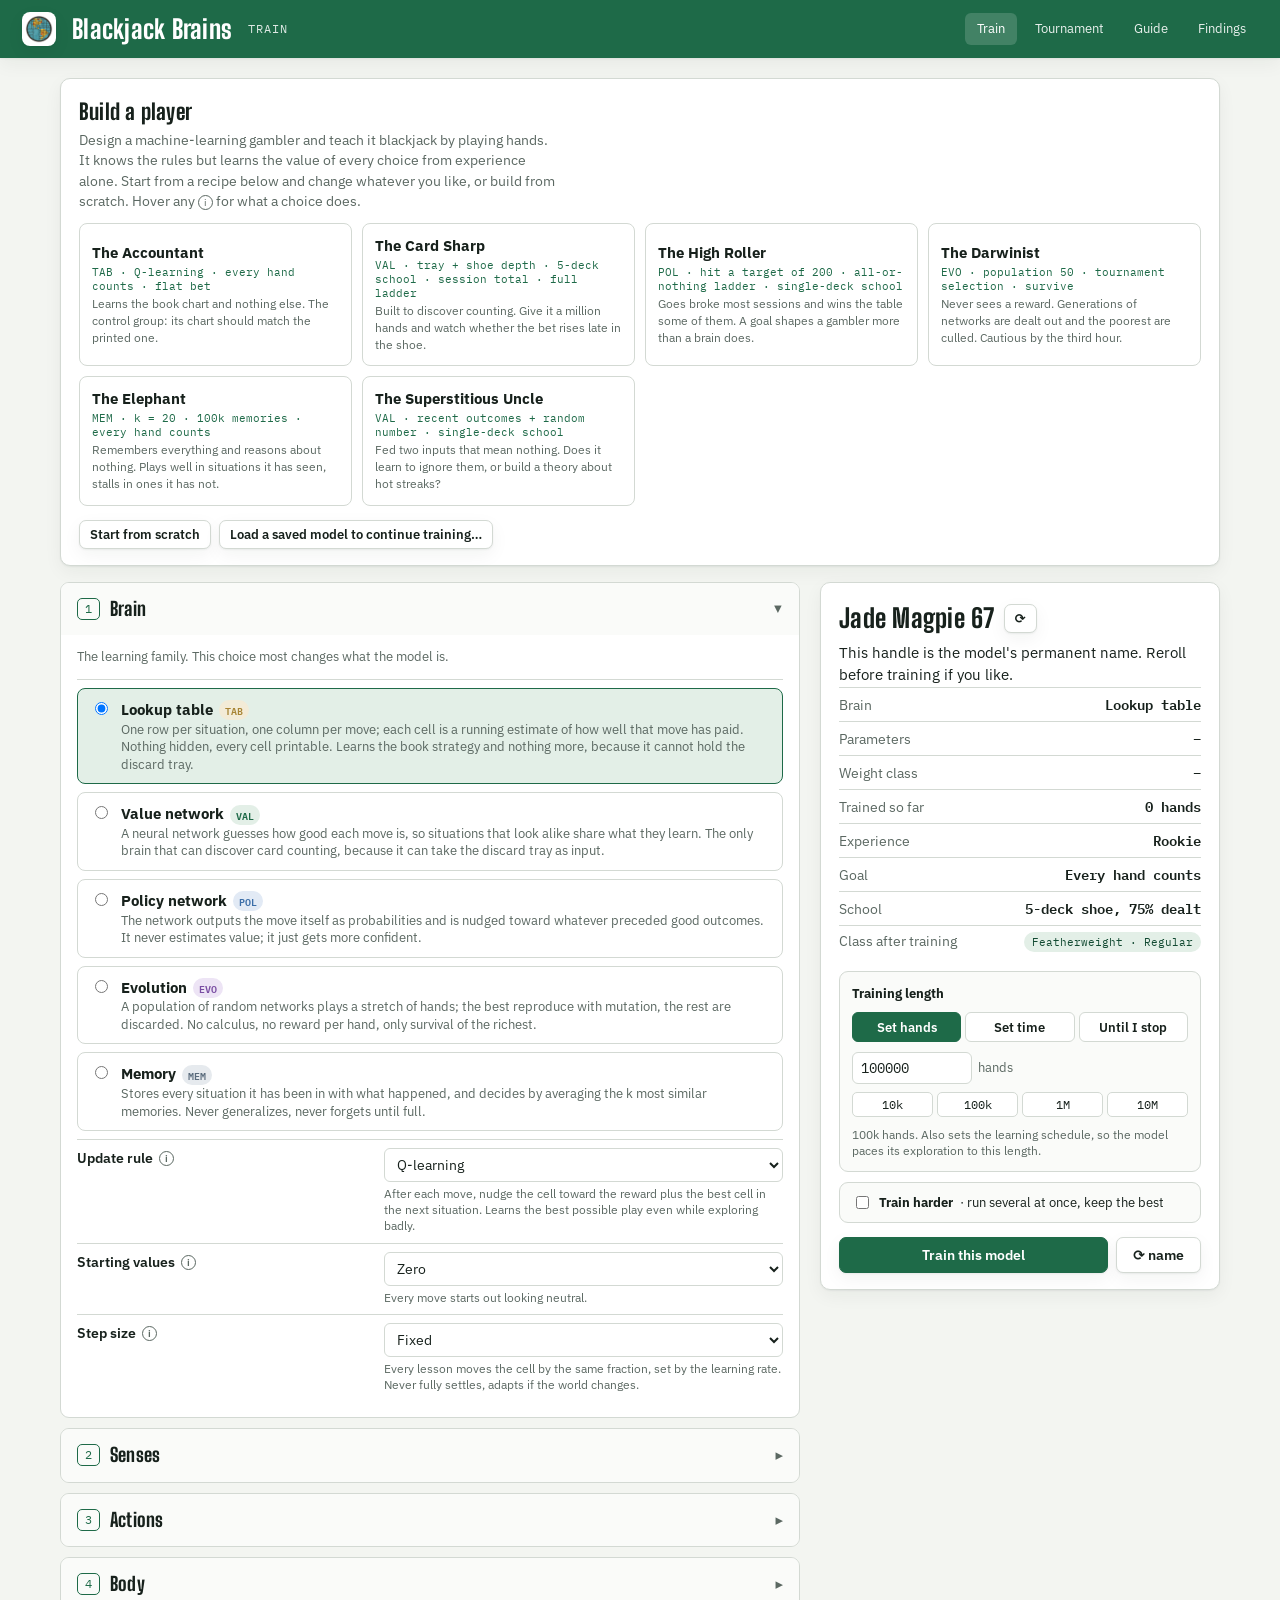
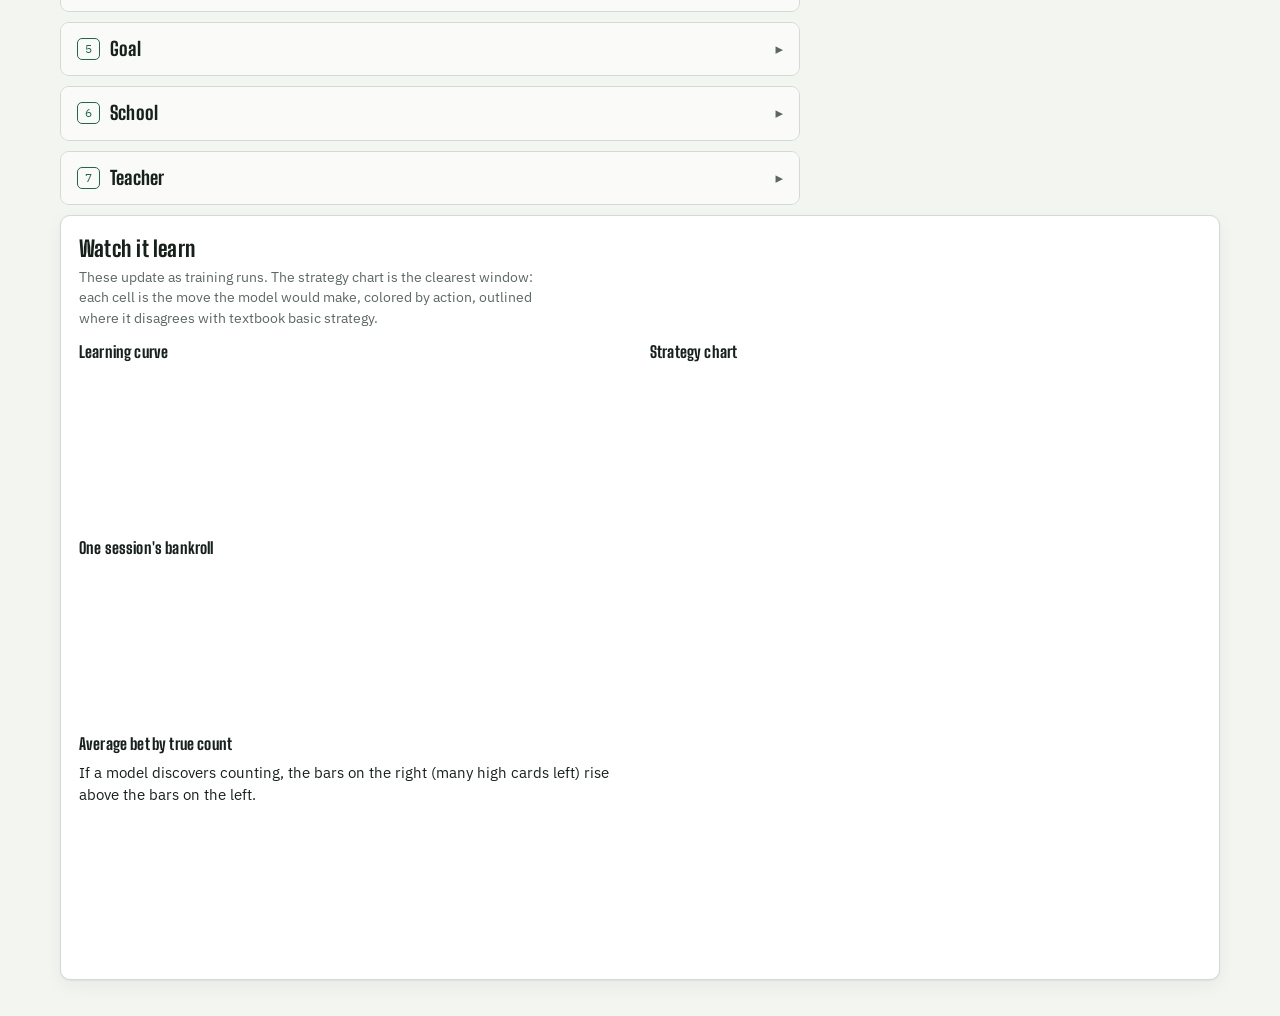
<file: index.html>
<!doctype html>
<html lang="en">
<head>
<meta charset="utf-8">
<meta name="viewport" content="width=device-width, initial-scale=1">
<title>Blackjack Brains — Train</title>
<link rel="icon" type="image/png" sizes="32x32" href="favicon-32.png">
<link rel="icon" type="image/png" sizes="180x180" href="worldbyjoe-mark.png">
<link rel="apple-touch-icon" href="apple-touch-icon.png">
<link rel="stylesheet" href="https://fonts.googleapis.com/css2?family=Big+Shoulders+Display:wght@700;800&family=IBM+Plex+Sans:ital,wght@0,400;0,500;0,600;1,400&family=IBM+Plex+Mono:wght@400;500;600&display=swap">
<link rel="stylesheet" href="css/app.css?v=5">
</head>
<body>
<header class="top">
  <img class="mark" src="worldbyjoe-mark.png" alt="World by Joe">
  <h1>Blackjack Brains</h1>
  <span class="sub">Train</span>
  <nav>
    <a href="index.html" class="here">Train</a>
    <a href="tournament.html">Tournament</a>
    <a href="guide.html">Guide</a>
    <a href="findings.html">Findings</a>
  </nav>
</header>

<div class="wrap">
  <div class="card">
    <h2>Build a player</h2>
    <p class="blurb">Design a machine-learning gambler and teach it blackjack by playing hands. It knows the rules but learns the value of every choice from experience alone. Start from a recipe below and change whatever you like, or build from scratch. Hover any <span class="info" style="cursor:default">i</span> for what a choice does.</p>
    <div id="recipes" class="recipe-grid"></div>
    <div style="margin-top:14px;display:flex;gap:8px;flex-wrap:wrap">
      <button id="fresh" class="btn small">Start from scratch</button>
      <button id="loadbtn" class="btn small">Load a saved model to continue training…</button>
      <input id="loadfile" type="file" accept=".json,application/json" hidden>
    </div>
  </div>

  <div id="builder" class="cols">
    <div>
      <div id="menu"></div>
    </div>
    <div class="side">
      <div class="card">
        <div id="side"></div>
        <div id="runlen">
          <div class="rl-head">Training length</div>
          <div class="rl-modes">
            <button type="button" class="rl-mode" data-mode="hands">Set hands</button>
            <button type="button" class="rl-mode" data-mode="time">Set time</button>
            <button type="button" class="rl-mode" data-mode="open">Until I stop</button>
          </div>
          <div class="rl-body" data-body="hands">
            <input id="rl-hands" class="rl-num" type="number" min="1000" step="10000" inputmode="numeric">
            <span class="rl-unit">hands</span>
            <div class="rl-presets">
              <button type="button" data-h="10000">10k</button>
              <button type="button" data-h="100000">100k</button>
              <button type="button" data-h="1000000">1M</button>
              <button type="button" data-h="10000000">10M</button>
            </div>
            <div class="rl-est" id="rl-est"></div>
          </div>
          <div class="rl-body" data-body="time" hidden>
            <input id="rl-min" class="rl-num" type="number" min="0.25" step="0.5" value="2" inputmode="decimal">
            <span class="rl-unit">minutes</span>
            <div class="rl-est">Stops after this much wall-clock time, however many hands that turns out to be.</div>
          </div>
          <div class="rl-body" data-body="open" hidden>
            <div class="rl-est">Trains until you press Stop. Watch the strategy chart and stop when it stops improving.</div>
          </div>
        </div>
        <div id="trainharder">
          <label class="th-toggle"><input id="parallel-on" type="checkbox"> <b>Train harder</b> &middot; run several at once, keep the best</label>
          <div id="parallel-n-wrap" class="th-body" hidden>
            <input id="parallel-n" class="rl-num" type="number" min="2" step="1"> parallel runs
            <div class="rl-est" id="cores-note"></div>
          </div>
        </div>
        <div style="margin-top:14px;display:flex;gap:8px">
          <button id="go" class="btn primary" style="flex:1">Train this model</button>
          <button id="reroll" class="btn" title="New random handle">⟳ name</button>
        </div>
        <div id="train-panel" hidden style="margin-top:14px">
          <div class="bar"><i id="pbar"></i></div>
          <div id="status" class="mono" style="font-size:12px;color:var(--muted);margin:8px 0">idle</div>
          <div id="runs" hidden></div>
          <div class="metrics">
            <div class="metric"><div class="k">win/hand</div><div class="v" id="m-ev">–</div></div>
            <div class="metric"><div class="k">avg bet</div><div class="v" id="m-bet">–</div></div>
            <div class="metric"><div class="k">ruin</div><div class="v" id="m-ruin">–</div></div>
            <div class="metric"><div class="k">end bank</div><div class="v" id="m-final">–</div></div>
            <div class="metric"><div class="k">vs book</div><div class="v" id="m-agree">–</div></div>
            <div class="metric"><div class="k">train EV</div><div class="v" id="train-ev">–</div></div>
          </div>
          <div style="display:flex;gap:8px">
            <button id="stop" class="btn small" disabled style="flex:1">Stop early</button>
            <button id="save" class="btn primary small" disabled style="flex:1">Save model ▾</button>
          </div>
        </div>
      </div>
    </div>
  </div>

  <div id="views" class="card">
    <h2>Watch it learn</h2>
    <p class="blurb">These update as training runs. The strategy chart is the clearest window: each cell is the move the model would make, colored by action, outlined where it disagrees with textbook basic strategy.</p>
    <div class="cols" style="grid-template-columns:1fr 1fr">
      <div>
        <h3 style="font-size:16px;margin-bottom:6px">Learning curve</h3>
        <div class="chart-wrap"><canvas id="curve"></canvas></div>
        <h3 style="font-size:16px;margin:16px 0 6px">One session's bankroll</h3>
        <div class="chart-wrap"><canvas id="trace"></canvas></div>
        <h3 style="font-size:16px;margin:16px 0 6px">Average bet by true count</h3>
        <p class="blurb" style="margin:0 0 6px">If a model discovers counting, the bars on the right (many high cards left) rise above the bars on the left.</p>
        <div class="chart-wrap"><canvas id="bycount"></canvas></div>
      </div>
      <div>
        <h3 style="font-size:16px;margin-bottom:6px">Strategy chart</h3>
        <div class="chart-wrap"><div id="strategy"></div></div>
        <p id="agree-note" class="blurb" style="margin-top:8px"></p>
      </div>
    </div>
  </div>
</div>

<script type="module">
import { init } from './js/trainer-ui.js';
init();
</script>
</body>
</html>
</file>
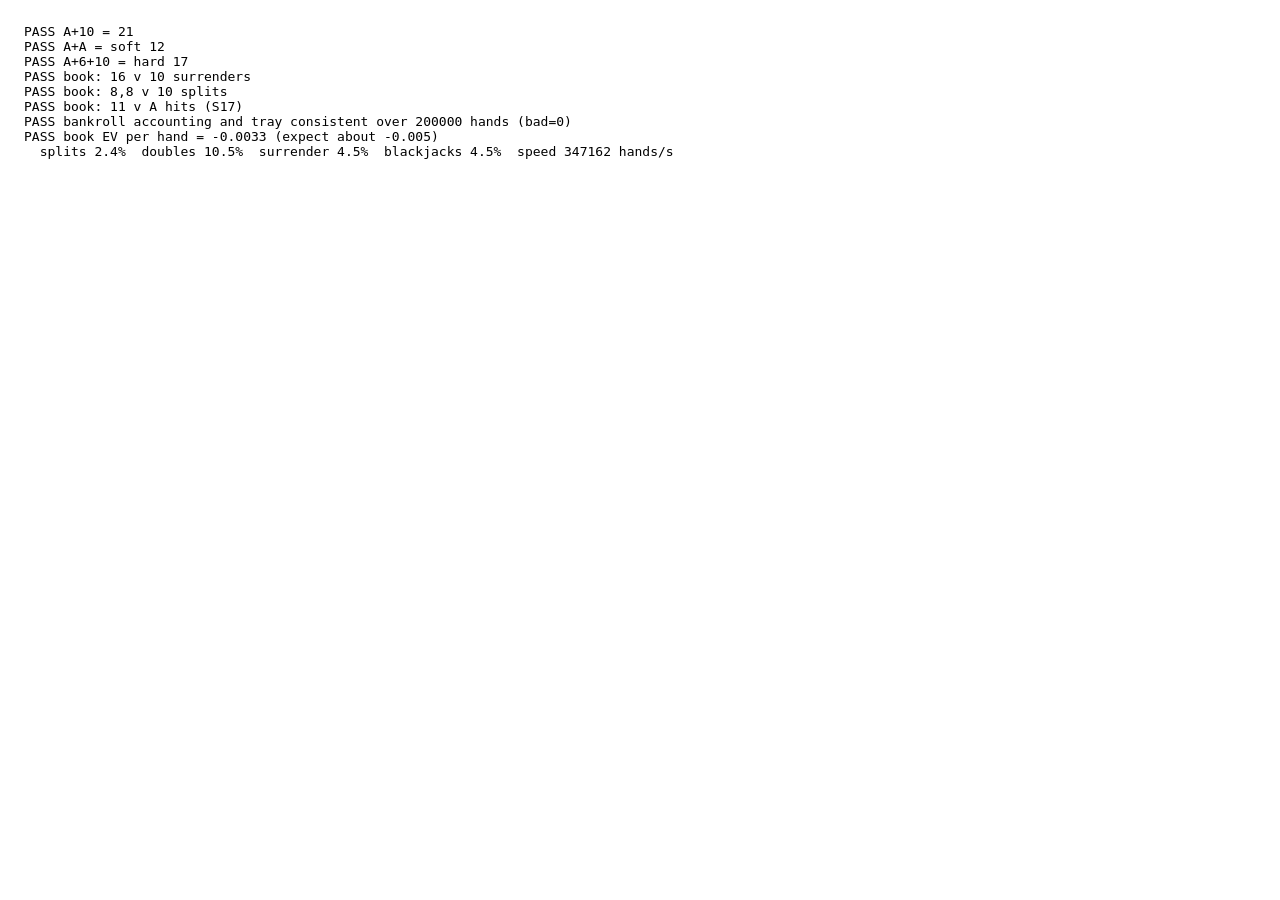
<file: test/index.html>
<!doctype html>
<html><head><meta charset="utf-8"><title>Blackjack Brains tests</title>
<style>body{font-family:ui-monospace,Menlo,monospace;font-size:13px;padding:16px;white-space:pre-wrap}</style></head>
<body><div id="out">running…</div>
<script type="module">
import { RULES, TABLE, Shoe, Table, evalHand, mulberry32, runSession } from '../js/engine.js';
import { bookAgent, bookAction } from '../js/book.js';
import { defaultConfig, buildModel, serializeModel, verifyModel } from '../js/model.js';
import { createTrainer, evaluate, strategyChart } from '../js/trainer.js';
import { RECIPES, applyRecipe, normalize } from '../js/menu.js';
import { randomHandle } from '../js/names.js';

const out = document.getElementById('out'); const lines = [];
const log = (...a) => { lines.push(a.join(' ')); out.textContent = lines.join('\n'); console.log(...a); };
const ok = (c, m) => log((c ? 'PASS ' : 'FAIL ') + m);
const results = {};
const ch = new MessageChannel(); const yieldNow = () => new Promise(r => { ch.port1.onmessage = () => r(); ch.port2.postMessage(0); });
await yieldNow();

// ---- hand values
ok(evalHand([{ v: 1 }, { v: 10 }]).total === 21, 'A+10 = 21');
ok(evalHand([{ v: 1 }, { v: 1 }]).total === 12 && evalHand([{ v: 1 }, { v: 1 }]).soft, 'A+A = soft 12');
ok(evalHand([{ v: 1 }, { v: 6 }, { v: 10 }]).total === 17 && !evalHand([{ v: 1 }, { v: 6 }, { v: 10 }]).soft, 'A+6+10 = hard 17');
ok(bookAction({ total: 16, soft: false, pair: false, cards: [{ v: 10 }, { v: 6 }] }, 10, { H: 1, S: 1, D: 1, P: 0, R: 1 }) === 'R', 'book: 16 v 10 surrenders');
ok(bookAction({ total: 16, soft: false, pair: true, cards: [{ v: 8 }, { v: 8 }] }, 10, { H: 1, S: 1, D: 1, P: 1, R: 1 }) === 'P', 'book: 8,8 v 10 splits');
ok(bookAction({ total: 11, soft: false, pair: false, cards: [{ v: 5 }, { v: 6 }] }, 1, { H: 1, S: 1, D: 1, P: 0, R: 1 }) === 'H', 'book: 11 v A hits (S17)');

// ---- engine accounting and book EV
{
  const rng = mulberry32(7), shoe = new Shoe({ mode: 'shoe', decks: 5, penetration: 0.75, rng });
  const t = new Table({ shoe, players: [{ agent: bookAgent, bankroll: 1e9 }], rng });
  let net = 0, hands = 0, bad = 0, splits = 0, doubles = 0, surr = 0, bj = 0;
  const t0 = performance.now();
  const HANDS = 200000;
  for (let i = 0; i < HANDS; i++) {
    const before = t.players[0].bankroll;
    const rec = t.playRound();
    const p = rec.players[0]; net += p.net; hands++;
    if (Math.abs((t.players[0].bankroll - before) - p.net) > 1e-9) bad++;
    for (const h of p.hands) { if (h.doubled) doubles++; if (h.outcome === 'surrender') surr++; if (h.outcome === 'blackjack') bj++; }
    if (p.hands.length > 1) splits++;
    if (shoe.mode === 'shoe' && !shoe.needsShuffle()) { let s = 0; for (const x of shoe.tray) s += x; if (s !== shoe.pos) { bad++; } }
  }
  const dt = (performance.now() - t0) / 1000;
  results.bookRate = Math.round(HANDS / dt);
  ok(bad === 0, `bankroll accounting and tray consistent over ${HANDS} hands (bad=${bad})`);
  const ev = net / hands;
  ok(ev > -0.02 && ev < 0.01, `book EV per hand = ${ev.toFixed(4)} (expect about -0.005)`);
  log(`  splits ${(splits / hands * 100).toFixed(1)}%  doubles ${(doubles / hands * 100).toFixed(1)}%  surrender ${(surr / hands * 100).toFixed(1)}%  blackjacks ${(bj / hands * 100).toFixed(1)}%  speed ${results.bookRate} hands/s`);
}

// ---- trainers
async function trainRecipe(name, hands, extra = {}) {
  const r = RECIPES.find(x => x.name === name);
  const cfg = applyRecipe(defaultConfig(), r); Object.assign(cfg.school, { hands, seed: 99 }, extra.school || {});
  if (extra.cfg) for (const k in extra.cfg) Object.assign(cfg[k], extra.cfg[k]);
  normalize(cfg);
  const T = createTrainer(cfg);
  const t0 = performance.now();
  const chunk = cfg.brain === 'evo' ? cfg.evo.evalHands : 5000;
  while (T.hands < hands) { T.step(chunk); await yieldNow(); }
  const dt = (performance.now() - t0) / 1000;
  const rep = T.report(3000);
  const file = serializeModel({ model: T.model, handle: randomHandle(), created: new Date().toISOString(), training: { hands: T.hands, curve: T.curve }, chart: rep.chart });
  const issues = verifyModel(file);
  const rebuilt = buildModel(cfg, JSON.parse(JSON.stringify(file)));
  const ev2 = evaluate(rebuilt, { hands: 3000, seed: 4242, N: cfg.goal.N });
  log(`${name} [${cfg.brain}]: ${hands} hands in ${dt.toFixed(1)}s (${Math.round(hands / dt)} hands/s)  params ${T.model.paramCount()}  eval EV ${rep.point.ev.toFixed(4)}  bet ${rep.point.bet.toFixed(2)}  ruin ${rep.point.ruin.toFixed(2)}  chart agreement ${(rep.chart.agreement * 100).toFixed(0)}%  file ${(JSON.stringify(file).length / 1024).toFixed(0)} kB`);
  ok(issues.length === 0, `  file verifies (${issues.join('; ') || 'ok'})`);
  ok(Math.abs(ev2.evPerHand - rep.point.ev) < 1e-9, `  reloaded model plays identically (${ev2.evPerHand.toFixed(4)} vs ${rep.point.ev.toFixed(4)})`);
  return { T, rep, rate: hands / dt };
}
const acc = await trainRecipe('The Accountant', 300000);
ok(acc.rep.chart.agreement > 0.7, `  Accountant learned most of the book (${(acc.rep.chart.agreement * 100).toFixed(0)}%)`);
ok(acc.rep.point.ev > -0.03, `  Accountant EV ${acc.rep.point.ev.toFixed(4)} > -0.03`);
const sharp = await trainRecipe('The Card Sharp', 60000);
const roller = await trainRecipe('The High Roller', 30000);
const darwin = await trainRecipe('The Darwinist', 60000, { cfg: { evo: { pop: 10, evalHands: 500 } } });
const elephant = await trainRecipe('The Elephant', 30000);
const uncle = await trainRecipe('The Superstitious Uncle', 30000);
// shared brain + curriculum + sparse smoke test
{
  const cfg = normalize(applyRecipe(defaultConfig(), RECIPES[1]));
  Object.assign(cfg.actions, { sharedBrain: true }); Object.assign(cfg.goal, { timing: 'sparse' }); Object.assign(cfg.school, { hands: 10000, seed: 5, curriculum: 'stages', company: 2 });
  const T = createTrainer(cfg); T.step(10000); const rep = T.report(1000);
  ok(true, `shared+sparse+curriculum+company smoke: EV ${rep.point.ev.toFixed(3)} bet ${rep.point.bet.toFixed(2)}`);
}
{
  const cfg = defaultConfig(); Object.assign(cfg.goal, { type: 'champion' }); Object.assign(cfg.school, { hands: 5000, seed: 3, company: 2 }); normalize(cfg);
  const T = createTrainer(cfg); T.step(5000); const rep = T.report(1000);
  ok(true, `champion goal smoke: EV ${rep.point.ev.toFixed(3)}`);
}
log('DONE');
window.__results = results;
</script></body></html>
</file>
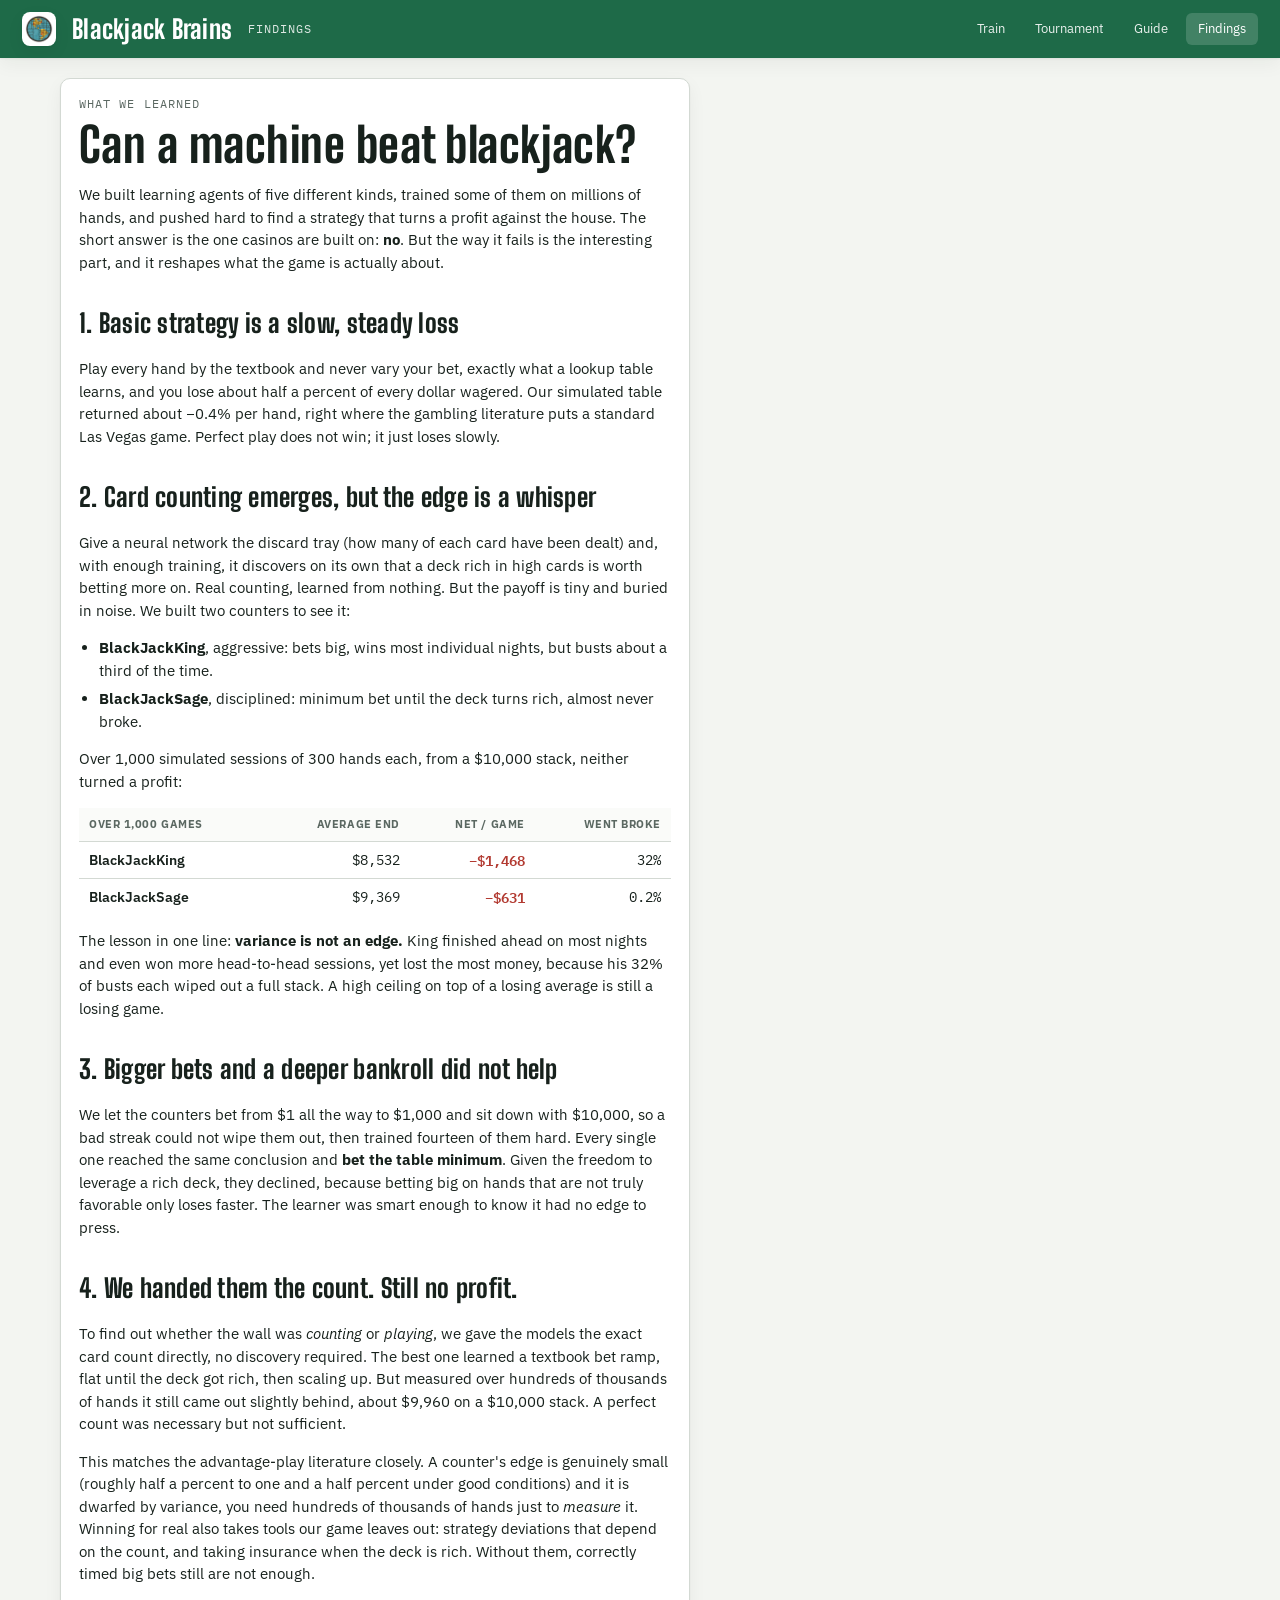
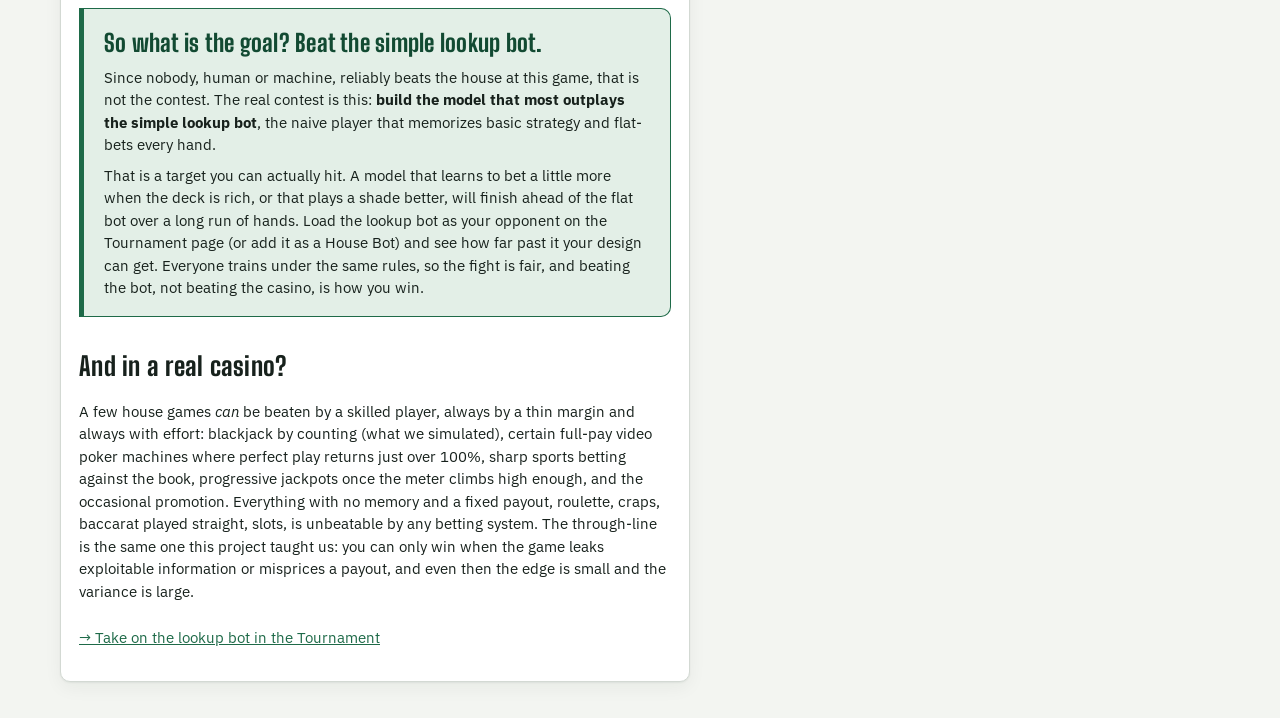
<file: findings.html>
<!doctype html>
<html lang="en">
<head>
<meta charset="utf-8">
<meta name="viewport" content="width=device-width, initial-scale=1">
<title>Blackjack Brains — Findings</title>
<link rel="icon" type="image/png" sizes="32x32" href="favicon-32.png">
<link rel="icon" type="image/png" sizes="180x180" href="worldbyjoe-mark.png">
<link rel="apple-touch-icon" href="apple-touch-icon.png">
<link rel="stylesheet" href="https://fonts.googleapis.com/css2?family=Big+Shoulders+Display:wght@700;800&family=IBM+Plex+Sans:ital,wght@0,400;0,500;0,600;1,400&family=IBM+Plex+Mono:wght@400;500;600&display=swap">
<link rel="stylesheet" href="css/app.css?v=6">
<style>
.prose{max-width:70ch}
.prose h2{font-size:26px;margin:30px 0 6px}
.prose h3{font-size:19px;margin:20px 0 4px}
.prose p,.prose li{font-size:15px}
.prose ul{padding-left:20px}
.prose li{margin-bottom:6px}
.lead{font-size:17px;color:var(--ink)}
.goal{background:var(--felt-soft);border:1px solid var(--felt);border-left:5px solid var(--felt);border-radius:0 10px 10px 0;padding:16px 20px;margin:22px 0}
.goal h2{margin:0 0 6px;color:var(--felt-ink);font-size:24px}
.goal p{margin:0 0 8px;max-width:66ch}
.goal p:last-child{margin:0}
.aside{background:var(--panel);border:1px solid var(--line);border-radius:10px;padding:14px 18px;margin:20px 0}
.aside h3{margin:0 0 6px}
table.grid td.k{font-weight:600;white-space:nowrap}
table.grid td.num{font-family:"IBM Plex Mono",monospace;text-align:right;font-variant-numeric:tabular-nums}
.tag-loss{color:var(--red);font-weight:600}
</style>
</head>
<body>
<header class="top">
  <img class="mark" src="worldbyjoe-mark.png" alt="World by Joe">
  <h1>Blackjack Brains</h1><span class="sub">Findings</span>
  <nav><a href="index.html">Train</a><a href="tournament.html">Tournament</a><a href="guide.html">Guide</a><a href="findings.html" class="here">Findings</a></nav>
</header>

<div class="wrap">
<div class="card prose">
  <div class="eyebrow" style="font-family:'IBM Plex Mono',monospace;font-size:12px;letter-spacing:.09em;text-transform:uppercase;color:var(--muted)">What we learned</div>
  <h1 style="font-size:clamp(32px,6vw,48px);line-height:1;margin:8px 0 12px">Can a machine beat blackjack?</h1>
  <p class="lead">We built learning agents of five different kinds, trained some of them on millions of hands, and pushed hard to find a strategy that turns a profit against the house. The short answer is the one casinos are built on: <b>no</b>. But the way it fails is the interesting part, and it reshapes what the game is actually about.</p>

  <h2>1. Basic strategy is a slow, steady loss</h2>
  <p>Play every hand by the textbook and never vary your bet, exactly what a lookup table learns, and you lose about half a percent of every dollar wagered. Our simulated table returned about &minus;0.4% per hand, right where the gambling literature puts a standard Las Vegas game. Perfect play does not win; it just loses slowly.</p>

  <h2>2. Card counting emerges, but the edge is a whisper</h2>
  <p>Give a neural network the discard tray (how many of each card have been dealt) and, with enough training, it discovers on its own that a deck rich in high cards is worth betting more on. Real counting, learned from nothing. But the payoff is tiny and buried in noise. We built two counters to see it:</p>
  <ul>
    <li><b>BlackJackKing</b>, aggressive: bets big, wins most individual nights, but busts about a third of the time.</li>
    <li><b>BlackJackSage</b>, disciplined: minimum bet until the deck turns rich, almost never broke.</li>
  </ul>
  <p>Over 1,000 simulated sessions of 300 hands each, from a $10,000 stack, neither turned a profit:</p>
  <div class="tablewrap" style="margin:10px 0"><table class="grid">
    <thead><tr><th>Over 1,000 games</th><th style="text-align:right">Average end</th><th style="text-align:right">Net / game</th><th style="text-align:right">Went broke</th></tr></thead>
    <tbody>
      <tr><td class="k">BlackJackKing</td><td class="num">$8,532</td><td class="num tag-loss">&minus;$1,468</td><td class="num">32%</td></tr>
      <tr><td class="k">BlackJackSage</td><td class="num">$9,369</td><td class="num tag-loss">&minus;$631</td><td class="num">0.2%</td></tr>
    </tbody>
  </table></div>
  <p>The lesson in one line: <b>variance is not an edge.</b> King finished ahead on most nights and even won more head-to-head sessions, yet lost the most money, because his 32% of busts each wiped out a full stack. A high ceiling on top of a losing average is still a losing game.</p>

  <h2>3. Bigger bets and a deeper bankroll did not help</h2>
  <p>We let the counters bet from $1 all the way to $1,000 and sit down with $10,000, so a bad streak could not wipe them out, then trained fourteen of them hard. Every single one reached the same conclusion and <b>bet the table minimum</b>. Given the freedom to leverage a rich deck, they declined, because betting big on hands that are not truly favorable only loses faster. The learner was smart enough to know it had no edge to press.</p>

  <h2>4. We handed them the count. Still no profit.</h2>
  <p>To find out whether the wall was <em>counting</em> or <em>playing</em>, we gave the models the exact card count directly, no discovery required. The best one learned a textbook bet ramp, flat until the deck got rich, then scaling up. But measured over hundreds of thousands of hands it still came out slightly behind, about $9,960 on a $10,000 stack. A perfect count was necessary but not sufficient.</p>
  <p>This matches the advantage-play literature closely. A counter's edge is genuinely small (roughly half a percent to one and a half percent under good conditions) and it is dwarfed by variance, you need hundreds of thousands of hands just to <em>measure</em> it. Winning for real also takes tools our game leaves out: strategy deviations that depend on the count, and taking insurance when the deck is rich. Without them, correctly timed big bets still are not enough.</p>

  <div class="goal">
    <h2>So what is the goal? Beat the simple lookup bot.</h2>
    <p>Since nobody, human or machine, reliably beats the house at this game, that is not the contest. The real contest is this: <b>build the model that most outplays the simple lookup bot</b>, the naive player that memorizes basic strategy and flat-bets every hand.</p>
    <p>That is a target you can actually hit. A model that learns to bet a little more when the deck is rich, or that plays a shade better, will finish ahead of the flat bot over a long run of hands. Load the lookup bot as your opponent on the Tournament page (or add it as a House Bot) and see how far past it your design can get. Everyone trains under the same rules, so the fight is fair, and beating the bot, not beating the casino, is how you win.</p>
  </div>

  <h2>And in a real casino?</h2>
  <p>A few house games <em>can</em> be beaten by a skilled player, always by a thin margin and always with effort: blackjack by counting (what we simulated), certain full-pay video poker machines where perfect play returns just over 100%, sharp sports betting against the book, progressive jackpots once the meter climbs high enough, and the occasional promotion. Everything with no memory and a fixed payout, roulette, craps, baccarat played straight, slots, is unbeatable by any betting system. The through-line is the same one this project taught us: you can only win when the game leaks exploitable information or misprices a payout, and even then the edge is small and the variance is large.</p>

  <p style="margin-top:24px"><a href="tournament.html">→ Take on the lookup bot in the Tournament</a></p>
</div>
</div>
</body>
</html>
</file>
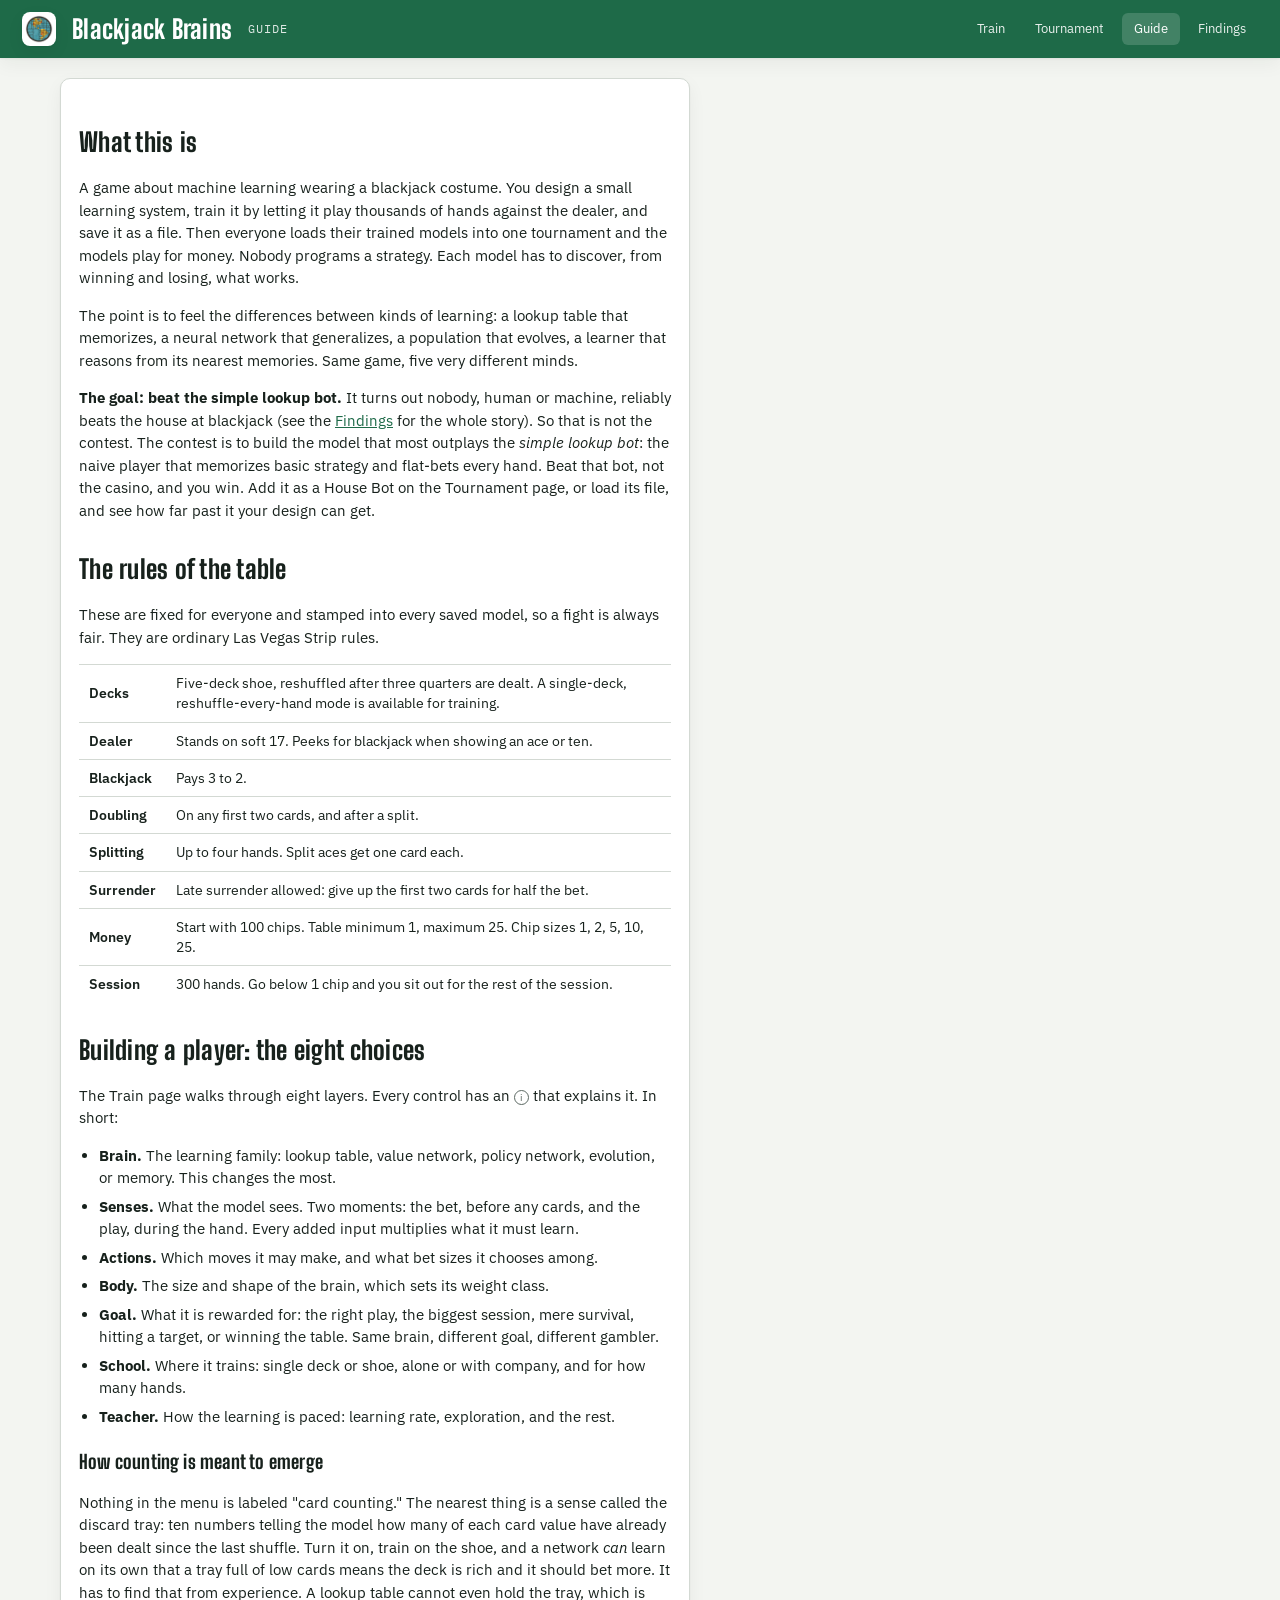
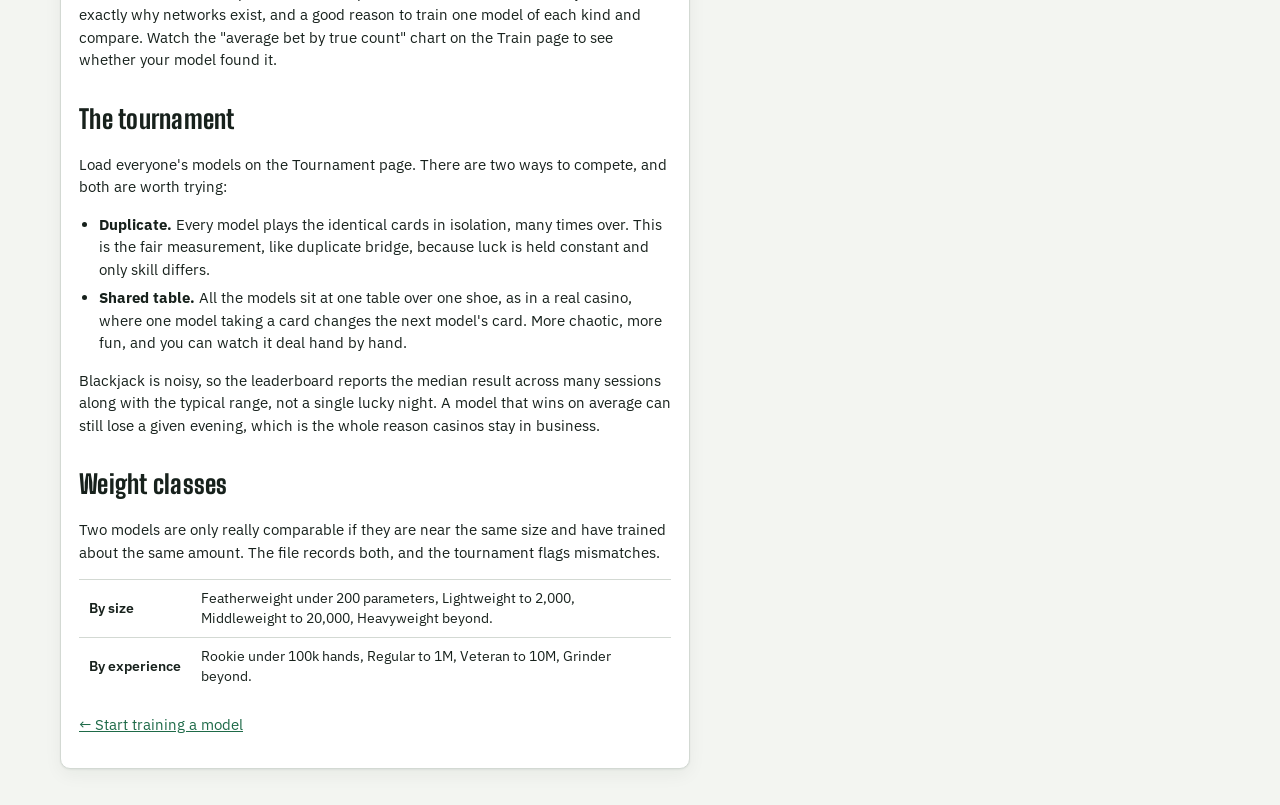
<file: guide.html>
<!doctype html>
<html lang="en">
<head>
<meta charset="utf-8">
<meta name="viewport" content="width=device-width, initial-scale=1">
<title>Blackjack Brains — Guide</title>
<link rel="icon" type="image/png" sizes="32x32" href="favicon-32.png">
<link rel="icon" type="image/png" sizes="180x180" href="worldbyjoe-mark.png">
<link rel="apple-touch-icon" href="apple-touch-icon.png">
<link rel="stylesheet" href="https://fonts.googleapis.com/css2?family=Big+Shoulders+Display:wght@700;800&family=IBM+Plex+Sans:ital,wght@0,400;0,500;0,600;1,400&family=IBM+Plex+Mono:wght@400;500;600&display=swap">
<link rel="stylesheet" href="css/app.css?v=5">
<style>
.prose{max-width:70ch}
.prose h2{font-size:26px;margin:28px 0 6px}
.prose h3{font-size:19px;margin:20px 0 4px}
.prose p,.prose li{font-size:15px}
.prose ul{padding-left:20px}
.prose li{margin-bottom:6px}
table.grid td.k{font-weight:600;white-space:nowrap}
</style>
</head>
<body>
<header class="top">
  <img class="mark" src="worldbyjoe-mark.png" alt="World by Joe">
  <h1>Blackjack Brains</h1><span class="sub">Guide</span>
  <nav><a href="index.html">Train</a><a href="tournament.html">Tournament</a><a href="guide.html" class="here">Guide</a><a href="findings.html">Findings</a></nav>
</header>

<div class="wrap">
<div class="card prose">
  <h2>What this is</h2>
  <p>A game about machine learning wearing a blackjack costume. You design a small learning system, train it by letting it play thousands of hands against the dealer, and save it as a file. Then everyone loads their trained models into one tournament and the models play for money. Nobody programs a strategy. Each model has to discover, from winning and losing, what works.</p>
  <p>The point is to feel the differences between kinds of learning: a lookup table that memorizes, a neural network that generalizes, a population that evolves, a learner that reasons from its nearest memories. Same game, five very different minds.</p>
  <p><b>The goal: beat the simple lookup bot.</b> It turns out nobody, human or machine, reliably beats the house at blackjack (see the <a href="findings.html">Findings</a> for the whole story). So that is not the contest. The contest is to build the model that most outplays the <em>simple lookup bot</em>: the naive player that memorizes basic strategy and flat-bets every hand. Beat that bot, not the casino, and you win. Add it as a House Bot on the Tournament page, or load its file, and see how far past it your design can get.</p>

  <h2>The rules of the table</h2>
  <p>These are fixed for everyone and stamped into every saved model, so a fight is always fair. They are ordinary Las Vegas Strip rules.</p>
  <table class="grid">
    <tbody>
      <tr><td class="k">Decks</td><td>Five-deck shoe, reshuffled after three quarters are dealt. A single-deck, reshuffle-every-hand mode is available for training.</td></tr>
      <tr><td class="k">Dealer</td><td>Stands on soft 17. Peeks for blackjack when showing an ace or ten.</td></tr>
      <tr><td class="k">Blackjack</td><td>Pays 3 to 2.</td></tr>
      <tr><td class="k">Doubling</td><td>On any first two cards, and after a split.</td></tr>
      <tr><td class="k">Splitting</td><td>Up to four hands. Split aces get one card each.</td></tr>
      <tr><td class="k">Surrender</td><td>Late surrender allowed: give up the first two cards for half the bet.</td></tr>
      <tr><td class="k">Money</td><td>Start with 100 chips. Table minimum 1, maximum 25. Chip sizes 1, 2, 5, 10, 25.</td></tr>
      <tr><td class="k">Session</td><td>300 hands. Go below 1 chip and you sit out for the rest of the session.</td></tr>
    </tbody>
  </table>

  <h2>Building a player: the eight choices</h2>
  <p>The Train page walks through eight layers. Every control has an <span class="info" style="cursor:default">i</span> that explains it. In short:</p>
  <ul>
    <li><b>Brain.</b> The learning family: lookup table, value network, policy network, evolution, or memory. This changes the most.</li>
    <li><b>Senses.</b> What the model sees. Two moments: the bet, before any cards, and the play, during the hand. Every added input multiplies what it must learn.</li>
    <li><b>Actions.</b> Which moves it may make, and what bet sizes it chooses among.</li>
    <li><b>Body.</b> The size and shape of the brain, which sets its weight class.</li>
    <li><b>Goal.</b> What it is rewarded for: the right play, the biggest session, mere survival, hitting a target, or winning the table. Same brain, different goal, different gambler.</li>
    <li><b>School.</b> Where it trains: single deck or shoe, alone or with company, and for how many hands.</li>
    <li><b>Teacher.</b> How the learning is paced: learning rate, exploration, and the rest.</li>
  </ul>

  <h3>How counting is meant to emerge</h3>
  <p>Nothing in the menu is labeled "card counting." The nearest thing is a sense called the discard tray: ten numbers telling the model how many of each card value have already been dealt since the last shuffle. Turn it on, train on the shoe, and a network <em>can</em> learn on its own that a tray full of low cards means the deck is rich and it should bet more. It has to find that from experience. A lookup table cannot even hold the tray, which is exactly why networks exist, and a good reason to train one model of each kind and compare. Watch the "average bet by true count" chart on the Train page to see whether your model found it.</p>

  <h2>The tournament</h2>
  <p>Load everyone's models on the Tournament page. There are two ways to compete, and both are worth trying:</p>
  <ul>
    <li><b>Duplicate.</b> Every model plays the identical cards in isolation, many times over. This is the fair measurement, like duplicate bridge, because luck is held constant and only skill differs.</li>
    <li><b>Shared table.</b> All the models sit at one table over one shoe, as in a real casino, where one model taking a card changes the next model's card. More chaotic, more fun, and you can watch it deal hand by hand.</li>
  </ul>
  <p>Blackjack is noisy, so the leaderboard reports the median result across many sessions along with the typical range, not a single lucky night. A model that wins on average can still lose a given evening, which is the whole reason casinos stay in business.</p>

  <h2>Weight classes</h2>
  <p>Two models are only really comparable if they are near the same size and have trained about the same amount. The file records both, and the tournament flags mismatches.</p>
  <table class="grid">
    <tbody>
      <tr><td class="k">By size</td><td>Featherweight under 200 parameters, Lightweight to 2,000, Middleweight to 20,000, Heavyweight beyond.</td></tr>
      <tr><td class="k">By experience</td><td>Rookie under 100k hands, Regular to 1M, Veteran to 10M, Grinder beyond.</td></tr>
    </tbody>
  </table>
  <p style="margin-top:20px"><a href="index.html">← Start training a model</a></p>
</div>
</div>
</body>
</html>
</file>
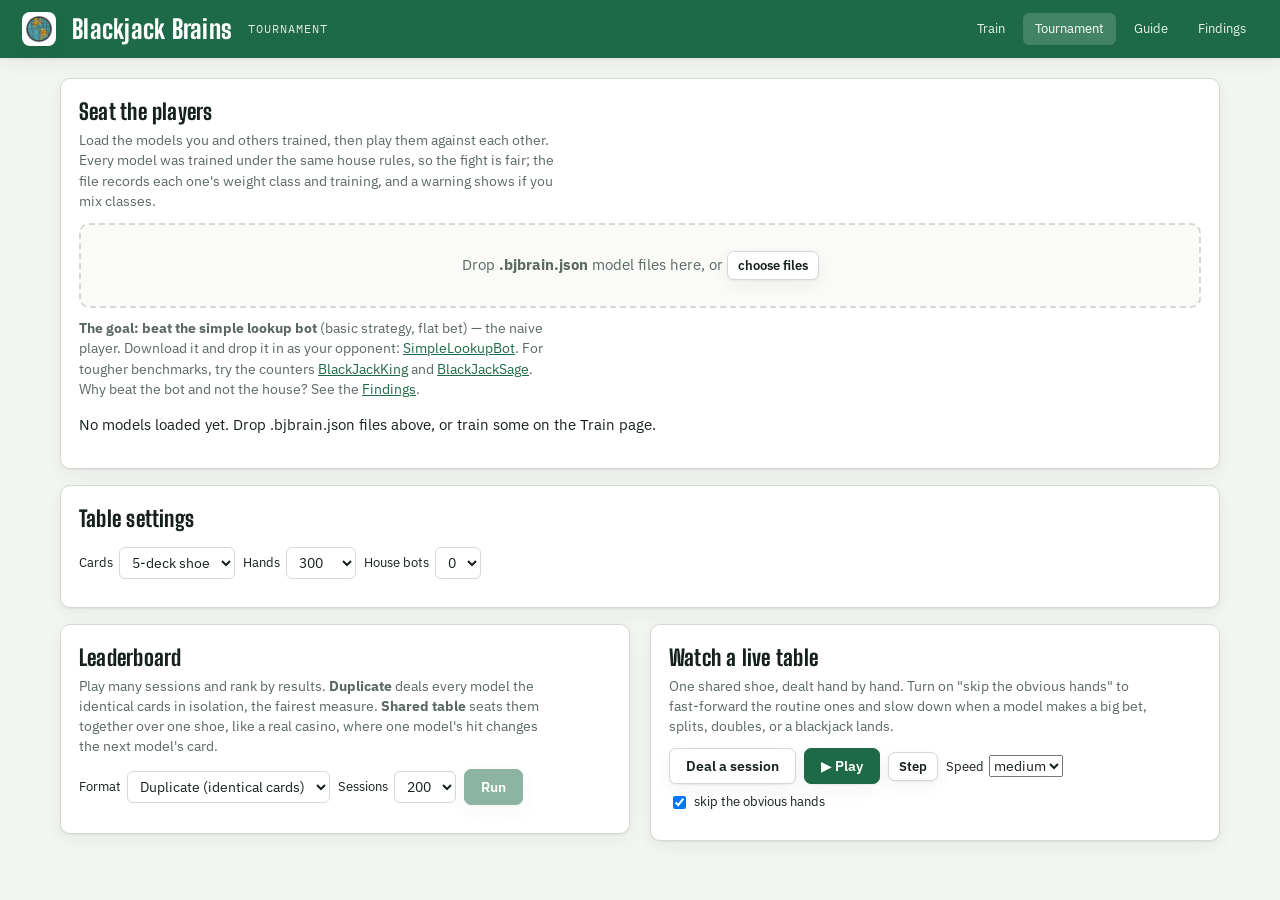
<file: tournament.html>
<!doctype html>
<html lang="en">
<head>
<meta charset="utf-8">
<meta name="viewport" content="width=device-width, initial-scale=1">
<title>Blackjack Brains — Tournament</title>
<link rel="icon" type="image/png" sizes="32x32" href="favicon-32.png">
<link rel="icon" type="image/png" sizes="180x180" href="worldbyjoe-mark.png">
<link rel="apple-touch-icon" href="apple-touch-icon.png">
<link rel="stylesheet" href="https://fonts.googleapis.com/css2?family=Big+Shoulders+Display:wght@700;800&family=IBM+Plex+Sans:ital,wght@0,400;0,500;0,600;1,400&family=IBM+Plex+Mono:wght@400;500;600&display=swap">
<link rel="stylesheet" href="css/app.css?v=5">
<style>
/* felt table */
#felt{background:radial-gradient(ellipse at 50% 0%, var(--felt-bright), var(--felt) 70%);border-radius:14px;padding:18px;color:#fff;box-shadow:var(--shadow)}
#felt .seat-name{font-size:12px;font-weight:600;margin-bottom:5px;opacity:.95}
.seat.dealer{text-align:center;margin-bottom:14px;padding-bottom:12px;border-bottom:1px dashed rgba(255,255,255,.3)}
.seats{display:grid;grid-template-columns:repeat(auto-fit,minmax(150px,1fr));gap:12px}
.seat{background:rgba(0,0,0,.14);border-radius:10px;padding:10px}
.seat.bot{opacity:.72}
.cards{display:flex;gap:4px;flex-wrap:wrap;min-height:44px;align-items:center;justify-content:center}
.seat:not(.dealer) .cards{justify-content:flex-start}
.hand{margin-bottom:4px}
.pcard{width:30px;height:42px;background:#fff;color:#111;border-radius:5px;display:flex;align-items:center;justify-content:center;font-family:"IBM Plex Mono",monospace;font-weight:600;font-size:14px;box-shadow:0 1px 3px rgba(0,0,0,.3)}
.pcard.red{color:#B23A31}
.pcard.back{background:repeating-linear-gradient(45deg,#7a1f1f,#7a1f1f 4px,#5a1616 4px,#5a1616 8px)}
.tot{font-family:"IBM Plex Mono",monospace;font-size:12px;margin-top:3px;opacity:.95}
.money{display:flex;align-items:baseline;gap:8px;margin-top:6px;font-family:"IBM Plex Mono",monospace}
.money .bank{font-size:16px;font-weight:600} .money .delta{font-size:13px} .money .bet-tag{font-size:11px;opacity:.7;margin-left:auto}
.controls{display:flex;gap:8px;align-items:center;flex-wrap:wrap;margin:12px 0}
.controls label{font-size:13px;display:flex;align-items:center;gap:5px}
.setting{display:flex;gap:6px;align-items:center;font-size:13px}
.setting select{padding:5px 8px;border:1px solid var(--line);border-radius:6px;background:var(--surface)}
</style>
</head>
<body>
<header class="top">
  <img class="mark" src="worldbyjoe-mark.png" alt="World by Joe">
  <h1>Blackjack Brains</h1>
  <span class="sub">Tournament</span>
  <nav>
    <a href="index.html">Train</a>
    <a href="tournament.html" class="here">Tournament</a>
    <a href="guide.html">Guide</a>
    <a href="findings.html">Findings</a>
  </nav>
</header>

<div class="wrap">
  <div class="card">
    <h2>Seat the players</h2>
    <p class="blurb">Load the models you and others trained, then play them against each other. Every model was trained under the same house rules, so the fight is fair; the file records each one's weight class and training, and a warning shows if you mix classes.</p>
    <div id="drop" class="drop">
      Drop <b>.bjbrain.json</b> model files here, or
      <button id="pick" class="btn small">choose files</button>
      <input id="files" type="file" accept=".json,application/json" multiple hidden>
    </div>
    <p class="blurb" style="margin-top:10px"><b>The goal: beat the simple lookup bot</b> (basic strategy, flat bet) &mdash; the naive player. Download it and drop it in as your opponent: <a href="SimpleLookupBot.bjbrain.json" download>SimpleLookupBot</a>. For tougher benchmarks, try the counters <a href="BlackJackKing.bjbrain.json" download>BlackJackKing</a> and <a href="BlackJackSage.bjbrain.json" download>BlackJackSage</a>. Why beat the bot and not the house? See the <a href="findings.html">Findings</a>.</p>
    <div id="entries" style="margin-top:14px"></div>
    <div id="modelcard" hidden></div>
  </div>

  <div class="card">
    <h2>Table settings</h2>
    <div class="controls">
      <span class="setting">Cards <select id="cards"><option value="shoe">5-deck shoe</option><option value="single">single deck</option></select></span>
      <span class="setting">Hands <select id="hands"><option>100</option><option selected>300</option><option>1000</option></select></span>
      <span class="setting">House bots <select id="bots"><option>0</option><option>1</option><option>2</option><option>3</option></select></span>
    </div>
  </div>

  <div class="cols" style="grid-template-columns:1fr 1fr">
    <div class="card">
      <h2>Leaderboard</h2>
      <p class="blurb">Play many sessions and rank by results. <b>Duplicate</b> deals every model the identical cards in isolation, the fairest measure. <b>Shared table</b> seats them together over one shoe, like a real casino, where one model's hit changes the next model's card.</p>
      <div class="controls">
        <span class="setting">Format <select id="kind"><option value="duplicate">Duplicate (identical cards)</option><option value="live">Shared table</option></select></span>
        <span class="setting">Sessions <select id="reps"><option>50</option><option selected>200</option><option>500</option></select></span>
        <button id="run" class="btn primary">Run</button>
      </div>
      <div id="lb-status" class="blurb mono" style="font-size:12px"></div>
      <div id="leaderboard" style="margin-top:8px"></div>
    </div>

    <div class="card">
      <h2>Watch a live table</h2>
      <p class="blurb">One shared shoe, dealt hand by hand. Turn on "skip the obvious hands" to fast-forward the routine ones and slow down when a model makes a big bet, splits, doubles, or a blackjack lands.</p>
      <div class="controls">
        <button id="deal" class="btn">Deal a session</button>
        <button id="play" class="btn primary">▶ Play</button>
        <button id="step" class="btn small">Step</button>
        <label>Speed <select id="speed"><option value="600">slow</option><option value="280" selected>medium</option><option value="90">fast</option></select></label>
        <label><input id="skip" type="checkbox" checked> skip the obvious hands</label>
      </div>
      <div id="live-status" class="blurb mono" style="font-size:12px"></div>
      <div id="felt" hidden><div id="felt-body"></div></div>
    </div>
  </div>
</div>

<script type="module">
import { init } from './js/tournament-ui.js';
init();
</script>
</body>
</html>
</file>
<file: css/app.css>
/* Blackjack Brains — shared styling. Felt-green casino, IBM Plex, works light and dark. */
:root{
  --bg:#F3F5F1; --surface:#FFFFFF; --panel:#FAFBF9; --ink:#17211C; --muted:#5B6862; --line:#D3D9D3;
  --felt:#1E6A48; --felt-soft:#E3EFE7; --felt-ink:#124A32; --felt-bright:#2E9C6A;
  --red:#B23A31; --red-soft:#F6E4E1; --gold:#A88434; --gold-soft:#F3EBD7; --blue:#3B6EA8; --blue-soft:#E2EAF5;
  --plum:#7A4EA3; --plum-soft:#EDE4F5; --slate:#5A6B7C; --slate-soft:#E6EAEE;
  --shadow:0 1px 2px rgba(23,33,28,.06), 0 6px 18px rgba(23,33,28,.05);
  --tab:#A88434; --val:#1E6A48; --pol:#3B6EA8; --evo:#7A4EA3; --mem:#5A6B7C;
}
@media (prefers-color-scheme:dark){:root:not([data-theme="light"]){
  --bg:#0F1613; --surface:#151F1A; --panel:#111A16; --ink:#E6EAE4; --muted:#9AA8A0; --line:#2A3630;
  --felt:#4EB688; --felt-soft:#16281F; --felt-ink:#8FD9B6; --felt-bright:#4EB688;
  --red:#E5766C; --red-soft:#3A1F1C; --gold:#D3B36A; --gold-soft:#2E2718; --blue:#7FA8DA; --blue-soft:#182535;
  --plum:#B18AE0; --plum-soft:#271C33; --slate:#9FB0C0; --slate-soft:#1E262D;
  --shadow:0 1px 2px rgba(0,0,0,.4), 0 6px 18px rgba(0,0,0,.3);
  --tab:#D3B36A; --val:#4EB688; --pol:#7FA8DA; --evo:#B18AE0; --mem:#9FB0C0;
}}
:root[data-theme="dark"]{
  --bg:#0F1613; --surface:#151F1A; --panel:#111A16; --ink:#E6EAE4; --muted:#9AA8A0; --line:#2A3630;
  --felt:#4EB688; --felt-soft:#16281F; --felt-ink:#8FD9B6; --felt-bright:#4EB688;
  --red:#E5766C; --red-soft:#3A1F1C; --gold:#D3B36A; --gold-soft:#2E2718; --blue:#7FA8DA; --blue-soft:#182535;
  --plum:#B18AE0; --plum-soft:#271C33; --slate:#9FB0C0; --slate-soft:#1E262D;
  --shadow:0 1px 2px rgba(0,0,0,.4), 0 6px 18px rgba(0,0,0,.3);
  --tab:#D3B36A; --val:#4EB688; --pol:#7FA8DA; --evo:#B18AE0; --mem:#9FB0C0;
}
*{box-sizing:border-box}
[hidden]{display:none!important}
html{color-scheme:light dark}
body{margin:0;background:var(--bg);color:var(--ink);font-family:"IBM Plex Sans",system-ui,-apple-system,"Segoe UI",sans-serif;font-size:15px;line-height:1.5;-webkit-font-smoothing:antialiased}
a{color:var(--felt)}
h1,h2,h3{font-family:"Big Shoulders Display","Arial Narrow",Impact,sans-serif;font-weight:800;letter-spacing:.01em;text-wrap:balance;margin:0}
button,select,input{font-family:inherit;font-size:14px;color:var(--ink)}
:focus-visible{outline:2px solid var(--felt);outline-offset:2px}
.mono{font-family:"IBM Plex Mono",ui-monospace,Menlo,monospace;font-variant-numeric:tabular-nums}

/* top bar */
.top{position:sticky;top:0;z-index:20;display:flex;align-items:center;gap:16px;padding:12px 22px;background:var(--felt);color:#fff;box-shadow:var(--shadow)}
.top .mark{height:34px;width:34px;border-radius:8px;display:block;flex:0 0 auto;background:#fff;padding:3px;box-shadow:var(--shadow)}
.top h1{font-size:26px;color:#fff;line-height:1}
.top .sub{font-family:"IBM Plex Mono",monospace;font-size:12px;letter-spacing:.08em;text-transform:uppercase;opacity:.85}
.top nav{margin-left:auto;display:flex;gap:6px}
.top nav a{color:#fff;text-decoration:none;font-size:13px;padding:6px 12px;border-radius:6px;opacity:.9}
.top nav a.here{background:rgba(255,255,255,.16);opacity:1}
.top nav a:hover{background:rgba(255,255,255,.12)}

/* buttons */
.btn{border:1px solid var(--line);background:var(--surface);color:var(--ink);padding:8px 16px;border-radius:7px;cursor:pointer;font-weight:600;box-shadow:var(--shadow)}
.btn:hover{border-color:var(--felt)}
.btn.primary{background:var(--felt);color:#fff;border-color:var(--felt)}
.btn.primary:hover{background:var(--felt-ink)}
.btn.danger{color:var(--red);border-color:var(--red)}
.btn:disabled{opacity:.5;cursor:not-allowed}
.btn.small{padding:5px 10px;font-size:13px}

/* layout */
.wrap{max-width:1200px;margin:0 auto;padding:20px}
.cols{display:grid;grid-template-columns:minmax(0,1fr) 400px;gap:20px;align-items:start}
@media(max-width:900px){.cols{grid-template-columns:1fr}}
.card{background:var(--surface);border:1px solid var(--line);border-radius:10px;box-shadow:var(--shadow);padding:16px 18px;margin-bottom:16px}
.card>h2{font-size:22px;margin-bottom:2px}
.card>.blurb{color:var(--muted);font-size:13.5px;margin:2px 0 12px;max-width:60ch}

/* layer accordion */
.layer{border:1px solid var(--line);border-radius:9px;margin-bottom:10px;overflow:hidden;background:var(--surface)}
.layer>summary{list-style:none;cursor:pointer;padding:12px 16px;display:flex;align-items:center;gap:10px;background:var(--panel)}
.layer>summary::-webkit-details-marker{display:none}
.layer>summary .n{font-family:"IBM Plex Mono",monospace;font-size:12px;color:var(--felt);border:1px solid var(--felt);border-radius:5px;padding:1px 7px}
.layer>summary h3{font-size:19px}
.layer>summary .caret{margin-left:auto;color:var(--muted);transition:transform .15s}
.layer[open]>summary .caret{transform:rotate(90deg)}
.layer .body{padding:6px 16px 16px}
.layer .body>.blurb{color:var(--muted);font-size:13px;margin:6px 0 12px;max-width:64ch}

/* option rows */
.opt{display:flex;align-items:flex-start;gap:10px;padding:8px 0;border-top:1px solid var(--line)}
.opt:first-child{border-top:0}
.opt .lab{flex:0 0 42%;font-weight:600;font-size:14px;display:flex;align-items:center;gap:6px}
.opt .ctl{flex:1;display:flex;flex-direction:column;gap:4px}
.opt select,.opt input[type=number]{width:100%;padding:6px 8px;border:1px solid var(--line);border-radius:6px;background:var(--surface)}
.opt .hint{font-size:12px;color:var(--muted);line-height:1.35}
.opt.disabled{opacity:.45}
.trap-badge{font-family:"IBM Plex Mono",monospace;font-size:9.5px;letter-spacing:.06em;text-transform:uppercase;color:var(--red);background:var(--red-soft);padding:1px 5px;border-radius:3px}
.info{display:inline-flex;align-items:center;justify-content:center;width:15px;height:15px;border-radius:50%;border:1px solid var(--muted);color:var(--muted);font-size:10px;cursor:help;flex:0 0 auto;position:relative}
.info:hover{border-color:var(--felt);color:var(--felt)}
.tip{position:fixed;z-index:100;max-width:320px;background:var(--ink);color:var(--bg);padding:9px 12px;border-radius:7px;font-size:12.5px;line-height:1.45;font-weight:400;box-shadow:0 8px 24px rgba(0,0,0,.3);pointer-events:none;opacity:0;transition:opacity .12s}
.tip.show{opacity:1}

/* radio cards (brain, goal, cards) */
.radios{display:grid;gap:8px}
.radio{display:flex;gap:10px;align-items:flex-start;border:1px solid var(--line);border-radius:8px;padding:10px 12px;cursor:pointer;background:var(--surface)}
.radio:hover{border-color:var(--felt)}
.radio.sel{border-color:var(--felt);background:var(--felt-soft)}
.radio input{margin-top:3px}
.radio .t{font-weight:700;font-size:14.5px}
.radio .d{font-size:12.5px;color:var(--muted);line-height:1.4}
.tag{font-family:"IBM Plex Mono",monospace;font-size:10px;font-weight:600;padding:1px 6px;border-radius:999px;vertical-align:middle;margin-left:6px}
.tag.tab{background:var(--gold-soft);color:var(--tab)} .tag.val{background:var(--felt-soft);color:var(--val)}
.tag.pol{background:var(--blue-soft);color:var(--pol)} .tag.evo{background:var(--plum-soft);color:var(--evo)} .tag.mem{background:var(--slate-soft);color:var(--mem)}

/* side panel */
.side .card{position:sticky;top:78px}
.stat{display:flex;justify-content:space-between;align-items:baseline;padding:5px 0;border-top:1px solid var(--line);font-size:14px}
.stat:first-of-type{border-top:0}
.stat .k{color:var(--muted)}
.stat .v{font-family:"IBM Plex Mono",monospace;font-weight:600}
.klass{display:inline-block;font-family:"IBM Plex Mono",monospace;font-size:11px;padding:2px 8px;border-radius:999px;background:var(--felt-soft);color:var(--felt-ink)}
.warns{margin:10px 0 0;padding:0;list-style:none;display:flex;flex-direction:column;gap:6px}
.warns li{font-size:12.5px;background:var(--gold-soft);color:var(--ink);border-left:3px solid var(--gold);padding:7px 10px;border-radius:0 6px 6px 0}
.warns li.hard{background:var(--red-soft);border-left-color:var(--red)}
.handle{font-family:"Big Shoulders Display",sans-serif;font-weight:800;font-size:26px;letter-spacing:.01em}
.handle-row{display:flex;align-items:center;gap:8px;margin-bottom:4px}

/* recipes */
.recipe-grid{display:grid;grid-template-columns:repeat(auto-fill,minmax(220px,1fr));gap:10px}
.recipe{border:1px solid var(--line);border-radius:8px;padding:12px;cursor:pointer;background:var(--surface);text-align:left}
.recipe:hover{border-color:var(--felt);background:var(--felt-soft)}
.recipe .rn{font-weight:700;font-size:15px}
.recipe .rl{font-family:"IBM Plex Mono",monospace;font-size:11px;color:var(--felt);margin:3px 0}
.recipe .rb{font-size:12px;color:var(--muted);line-height:1.4}

/* training length control */
#runlen{margin-top:14px;border:1px solid var(--line);border-radius:9px;padding:12px;background:var(--panel)}
.rl-head{font-weight:700;font-size:13px;margin-bottom:8px}
.rl-modes{display:flex;gap:4px;margin-bottom:10px}
.rl-mode{flex:1;padding:6px 4px;border:1px solid var(--line);background:var(--surface);border-radius:6px;font-size:12.5px;cursor:pointer;color:var(--ink);font-weight:600}
.rl-mode:hover{border-color:var(--felt)}
.rl-mode.on{background:var(--felt);color:#fff;border-color:var(--felt)}
.rl-body{display:flex;flex-wrap:wrap;align-items:center;gap:6px}
.rl-num{width:120px;padding:6px 8px;border:1px solid var(--line);border-radius:6px;background:var(--surface);font-family:"IBM Plex Mono",monospace;font-variant-numeric:tabular-nums}
.rl-unit{font-size:13px;color:var(--muted)}
.rl-presets{display:flex;gap:4px;width:100%;margin-top:2px}
.rl-presets button{flex:1;padding:4px;border:1px solid var(--line);background:var(--surface);border-radius:5px;font-size:11.5px;font-family:"IBM Plex Mono",monospace;cursor:pointer;color:var(--ink)}
.rl-presets button:hover{border-color:var(--felt)}
.rl-est{font-size:11.5px;color:var(--muted);width:100%;line-height:1.4;margin-top:4px}

/* train harder (parallel) */
#trainharder{margin-top:10px;border:1px solid var(--line);border-radius:9px;padding:10px 12px;background:var(--panel)}
.th-toggle{display:flex;align-items:center;gap:7px;font-size:13px;cursor:pointer}
.th-body{margin-top:8px;display:flex;flex-wrap:wrap;align-items:center;gap:6px}
.th-body .rl-num{width:70px}
#runs{margin:10px 0;display:flex;flex-direction:column;gap:4px}
.runs-head{font-size:11px;text-transform:uppercase;letter-spacing:.05em;color:var(--muted)}
.run{display:flex;align-items:baseline;gap:8px;font-family:"IBM Plex Mono",monospace;font-size:12px;padding:4px 8px;border:1px solid var(--line);border-radius:6px;background:var(--surface)}
.run.best{border-color:var(--felt);background:var(--felt-soft)}
.run.fin{opacity:.75}
.run .run-i{font-weight:600;flex:0 0 52px}
.run .run-hands{flex:1;color:var(--muted)}
.run .run-score{font-variant-numeric:tabular-nums}
.run .run-tag{flex:0 0 auto;font-size:10px;text-transform:uppercase;letter-spacing:.05em;color:var(--muted)}
.run.best .run-tag{color:var(--felt-ink);font-weight:600}

/* progress + charts */
.bar{height:10px;background:var(--line);border-radius:999px;overflow:hidden}
.bar>i{display:block;height:100%;background:var(--felt);width:0;transition:width .2s}
.bar.indet>i{width:35%!important;transition:none;animation:indet 1.1s ease-in-out infinite alternate}
@keyframes indet{from{margin-left:0}to{margin-left:65%}}
.metrics{display:grid;grid-template-columns:repeat(auto-fit,minmax(96px,1fr));gap:8px;margin:12px 0}
.metric{background:var(--panel);border:1px solid var(--line);border-radius:8px;padding:8px 10px}
.metric .k{font-size:11px;color:var(--muted);text-transform:uppercase;letter-spacing:.05em}
.metric .v{font-family:"IBM Plex Mono",monospace;font-size:20px;font-weight:600}
canvas{max-width:100%;display:block}
.chart-wrap{overflow-x:auto}

/* strategy chart grid */
.sc{border-collapse:collapse;font-family:"IBM Plex Mono",monospace;font-size:11px}
.sc th,.sc td{width:22px;height:20px;text-align:center;border:1px solid var(--line);padding:0}
.sc th{background:var(--panel);color:var(--muted);font-weight:500}
.sc td{color:#000;font-weight:600}
.sc td.dis{color:var(--muted);background:repeating-linear-gradient(45deg,transparent,transparent 3px,var(--line) 3px,var(--line) 4px)}
.a-H{background:#E9573F} .a-S{background:#F7C548} .a-D{background:#3FA796} .a-P{background:#6C8AE4} .a-R{background:#C7CCD1}
.legend{display:flex;gap:12px;flex-wrap:wrap;font-size:12px;margin-top:8px}
.legend .sw{display:inline-block;width:12px;height:12px;border-radius:3px;vertical-align:middle;margin-right:4px}

.drop{border:2px dashed var(--line);border-radius:10px;padding:26px;text-align:center;color:var(--muted);background:var(--panel)}
.drop.over{border-color:var(--felt);background:var(--felt-soft);color:var(--felt-ink)}
table.grid{width:100%;border-collapse:collapse;font-size:13.5px}
table.grid th,table.grid td{text-align:left;padding:8px 10px;border-top:1px solid var(--line)}
table.grid thead th{border-top:0;font-size:11px;text-transform:uppercase;letter-spacing:.05em;color:var(--muted);background:var(--panel)}
table.grid td.num{font-family:"IBM Plex Mono",monospace;text-align:right;font-variant-numeric:tabular-nums}
/* model options spec sheet (tournament) */
#modelcard{margin-top:14px;border:1px solid var(--felt);border-radius:10px;background:var(--panel);padding:14px 16px}
.spec-head{display:flex;justify-content:space-between;align-items:flex-start;gap:10px}
.spec-title{font-family:"Big Shoulders Display",sans-serif;font-weight:800;font-size:22px;line-height:1}
.spec-sub{font-family:"IBM Plex Mono",monospace;font-size:12px;color:var(--muted);margin-top:3px}
.spec-note{font-size:12.5px;color:var(--muted);margin:8px 0 12px;max-width:64ch}
.spec-grid{display:grid;grid-template-columns:repeat(auto-fill,minmax(220px,1fr));gap:12px}
.spec-sec{border:1px solid var(--line);border-radius:8px;padding:10px 12px;background:var(--surface)}
.spec-layer{font-family:"Big Shoulders Display",sans-serif;font-weight:700;font-size:16px;margin-bottom:6px;color:var(--felt-ink)}
.spec-list{display:grid;grid-template-columns:auto 1fr;gap:3px 10px;margin:0;font-size:13px}
.spec-list dt{color:var(--muted)}
.spec-list dt.muted{font-style:italic}
.spec-list dd{margin:0;font-weight:600;text-align:right;font-variant-numeric:tabular-nums}
.spec-hist{font-size:12px;color:var(--muted);margin-top:10px;line-height:1.4}

.chip-dot{display:inline-block;width:10px;height:10px;border-radius:50%;margin-right:6px;vertical-align:middle}
.pill{font-family:"IBM Plex Mono",monospace;font-size:11px;padding:1px 7px;border-radius:999px;background:var(--panel);border:1px solid var(--line)}
@media(prefers-reduced-motion:reduce){*{transition:none!important}}
</file>
